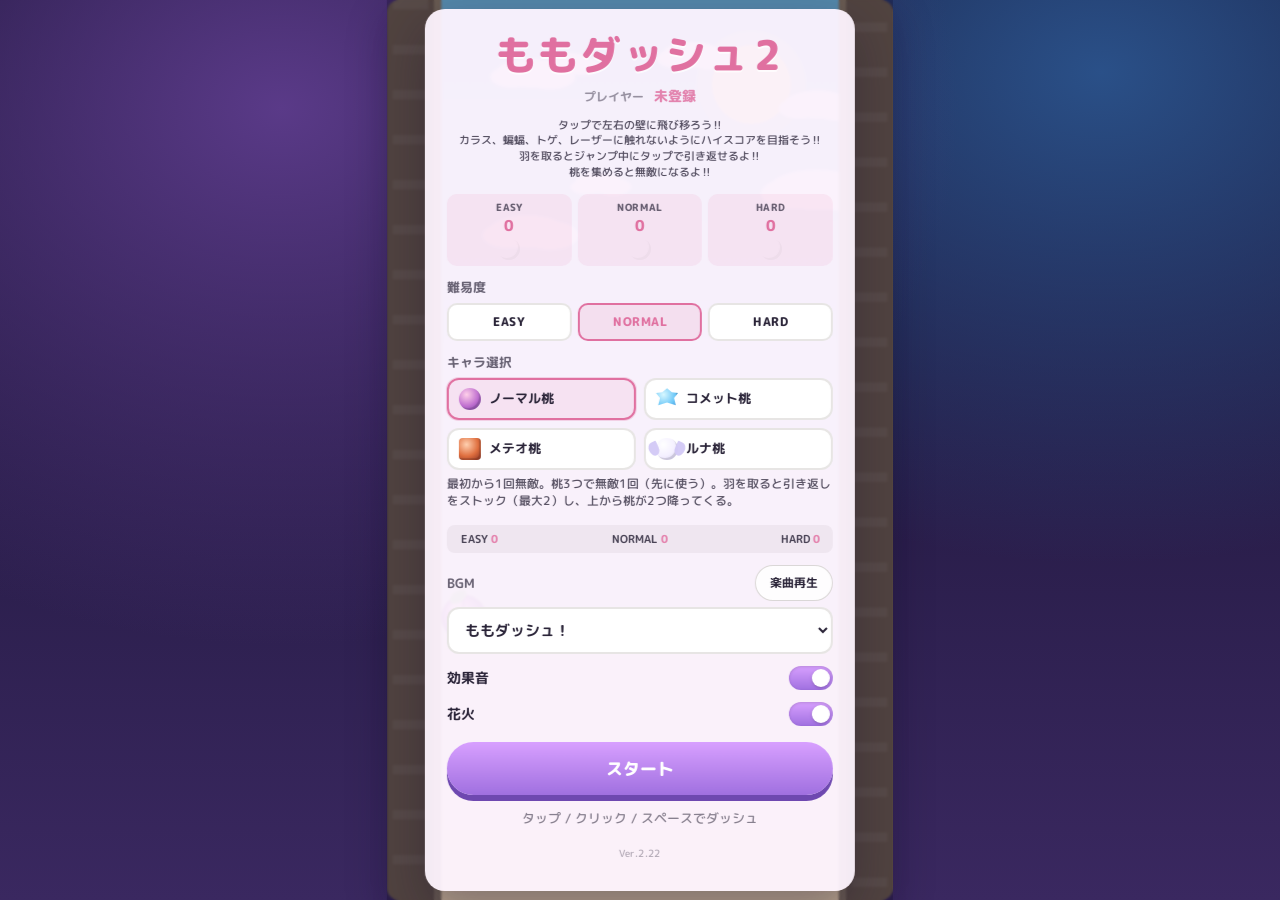
<file: index.html>
<!DOCTYPE html>
<html lang="ja">
<head>
  <meta charset="UTF-8">
  <meta name="viewport" content="width=device-width, initial-scale=1.0, maximum-scale=1.0, user-scalable=no, viewport-fit=cover">
  <meta http-equiv="Cache-Control" content="no-cache, no-store, must-revalidate">
  <meta http-equiv="Pragma" content="no-cache">
  <meta http-equiv="Expires" content="0">
  <meta name="apple-mobile-web-app-capable" content="yes">
  <meta name="mobile-web-app-capable" content="yes">
  <title>ももダッシュ2</title>
  <link rel="preconnect" href="https://fonts.googleapis.com">
  <link rel="preconnect" href="https://fonts.gstatic.com" crossorigin>
  <link href="https://fonts.googleapis.com/css2?family=M+PLUS+Rounded+1c:wght@500;700;800&display=swap" rel="stylesheet">
  <link rel="stylesheet" href="style.css?v=2.22">
</head>
<body>
  <div id="app">
    <canvas id="game-canvas" width="540" height="960" aria-label="ももダッシュ2"></canvas>

    <div id="hud" class="hidden">
      <div class="hud-score">
        <span class="hud-label">スコア</span>
        <span id="score-value">0</span>
      </div>
      <div id="combo-hud" class="combo-hud hidden">
        <span class="combo-label">COMBO</span>
        <span id="combo-value">0</span>
        <span id="combo-mult">×1</span>
      </div>
      <div id="status-hud" class="status-hud hidden">
        <span class="status-icon" aria-hidden="true"></span>
        <span class="status-label">ダッシュ</span>
      </div>
      <div class="hud-right">
        <div class="hud-moon">
          <span class="hud-label">ムーン</span>
          <div class="moon-bar"><div id="moon-fill"></div></div>
        </div>
        <div class="hud-speed">
          <span class="hud-label">スピード</span>
          <span id="speed-value">100%</span>
        </div>
        <div class="hud-best">
          <span class="hud-label">ベスト</span>
          <span id="best-value">0</span>
          <span id="best-at" class="score-at"></span>
        </div>
      </div>
    </div>

    <div id="title-screen" class="overlay">
      <div class="panel title-panel">
        <p class="brand">ももダッシュ<span id="brand-two" class="brand-two">2</span></p>
        <div class="user-row" id="user-row">
          <p class="user-name-line">
            <span class="user-name-label">プレイヤー</span>
            <span id="title-user-name">未登録</span>
          </p>
          <button id="btn-delete-user" class="btn-delete-user hidden" type="button">ユーザー名削除</button>
        </div>
        <p class="tagline">
          タップで左右の壁に飛び移ろう‼<br>
          カラス、蝙蝠、トゲ、レーザーに触れないようにハイスコアを目指そう‼<br>
          羽を取るとジャンプ中にタップで引き返せるよ‼<br>
          桃を集めると無敵になるよ‼
        </p>
        <div class="mode-records" id="mode-records">
          <div class="mode-record">
            <span class="mode-record-label">EASY</span>
            <span class="mode-record-score" id="record-easy-score">0</span>
            <span class="score-at" id="record-easy-at"></span>
            <span class="record-char char-swatch" id="record-easy-char" aria-hidden="true"></span>
          </div>
          <div class="mode-record">
            <span class="mode-record-label">NORMAL</span>
            <span class="mode-record-score" id="record-normal-score">0</span>
            <span class="score-at" id="record-normal-at"></span>
            <span class="record-char char-swatch" id="record-normal-char" aria-hidden="true"></span>
          </div>
          <div class="mode-record">
            <span class="mode-record-label">HARD</span>
            <span class="mode-record-score" id="record-hard-score">0</span>
            <span class="score-at" id="record-hard-at"></span>
            <span class="record-char char-swatch" id="record-hard-char" aria-hidden="true"></span>
          </div>
        </div>
        <div class="mode-select">
          <span class="sound-field-label">難易度</span>
          <div class="mode-grid" role="listbox" aria-label="難易度選択">
            <button type="button" class="mode-btn" data-mode="easy" aria-pressed="false">EASY</button>
            <button type="button" class="mode-btn" data-mode="normal" aria-pressed="true">NORMAL</button>
            <button type="button" class="mode-btn" data-mode="hard" aria-pressed="false">HARD</button>
          </div>
        </div>
        <div class="char-select">
          <span class="sound-field-label">キャラ選択</span>
          <div class="char-grid" role="listbox" aria-label="キャラクター選択">
            <button type="button" class="char-btn" data-char="night" aria-pressed="true">
              <span class="char-swatch char-swatch-night" aria-hidden="true"></span>
              <span class="char-name">ノーマル桃</span>
            </button>
            <button type="button" class="char-btn" data-char="comet" aria-pressed="false">
              <span class="char-swatch char-swatch-comet" aria-hidden="true"></span>
              <span class="char-name">コメット桃</span>
            </button>
            <button type="button" class="char-btn" data-char="meteor" aria-pressed="false">
              <span class="char-swatch char-swatch-meteor" aria-hidden="true"></span>
              <span class="char-name">メテオ桃</span>
            </button>
            <button type="button" class="char-btn" data-char="luna" aria-pressed="false">
              <span class="char-swatch char-swatch-luna" aria-hidden="true"></span>
              <span class="char-name">ルナ桃</span>
            </button>
            <button type="button" class="char-btn hidden" data-char="star" id="char-btn-star" aria-pressed="false">
              <span class="char-swatch char-swatch-star" aria-hidden="true"></span>
              <span class="char-name">スター桃</span>
            </button>
          </div>
          <p id="char-desc" class="char-desc"></p>
          <div id="char-records" class="char-records">
            <span class="char-record">
              <span>EASY <b id="char-best-easy">0</b></span>
              <small class="score-at" id="char-best-easy-at"></small>
            </span>
            <span class="char-record">
              <span>NORMAL <b id="char-best-normal">0</b></span>
              <small class="score-at" id="char-best-normal-at"></small>
            </span>
            <span class="char-record">
              <span>HARD <b id="char-best-hard">0</b></span>
              <small class="score-at" id="char-best-hard-at"></small>
            </span>
          </div>
        </div>
        <div class="sound-settings">
          <div class="bgm-select-wrap">
            <div class="bgm-label-row">
              <span class="sound-field-label">BGM</span>
              <button id="btn-bgm-preview" class="btn-bgm-preview" type="button">楽曲再生</button>
            </div>
            <select id="bgm-mode" class="bgm-select" aria-label="BGM選択">
              <option value="0">ももダッシュ！</option>
              <option value="1">PEACH FUNKY RUN</option>
              <option value="2">PEACH OVERDRIVE</option>
              <option value="3">もももも☆ぱにっく！！</option>
              <option value="sequence">4曲連続</option>
              <option value="random">ランダム（1曲ループ）</option>
              <option value="off">BGMなし</option>
            </select>
          </div>
          <label class="sound-toggle">
            <span class="sound-toggle-label">効果音</span>
            <input id="toggle-sfx" type="checkbox" checked>
            <span class="switch" aria-hidden="true"></span>
          </label>
          <label class="sound-toggle">
            <span class="sound-toggle-label">花火</span>
            <input id="toggle-fireworks" type="checkbox" checked>
            <span class="switch" aria-hidden="true"></span>
          </label>
        </div>
        <button id="btn-start" class="btn primary" type="button">スタート</button>
        <p class="hint">タップ / クリック / スペースでダッシュ</p>
        <p class="version" id="app-version">Ver.2.22</p>
      </div>
    </div>

    <div id="name-register-screen" class="overlay hidden">
      <div class="panel name-register-panel">
        <p class="result-title">ユーザー名登録</p>
        <p class="name-register-desc">ゲームで使う名前を入力してね</p>
        <input id="input-user-name" class="name-input" type="text" maxlength="12" placeholder="なまえ" autocomplete="nickname" enterkeyhint="done">
        <p id="name-register-error" class="name-register-error hidden">名前を入力してください</p>
        <button id="btn-name-ok" class="btn primary" type="button">決定してはじめる</button>
        <button id="btn-name-cancel" class="btn secondary" type="button">もどる</button>
      </div>
    </div>

    <button id="btn-debug-title" class="debug-exit-btn hidden" type="button">タイトルへ</button>
    <div id="debug-badge" class="debug-badge hidden">DEBUG</div>

    <div id="gameover-screen" class="overlay hidden">
      <div class="panel gameover-panel">
        <p class="result-title">ゲームオーバー</p>
        <p class="result-score"><span id="final-score-label">スコア</span> <span id="final-score">0</span></p>
        <p id="max-combo" class="max-combo">最大コンボ <span id="final-combo">0</span></p>
        <p id="new-best" class="new-best hidden">ベスト更新！</p>
        <div class="gameover-actions">
          <button id="btn-retry" class="btn primary" type="button">もういちど</button>
          <button id="btn-title" class="btn secondary" type="button">タイトルへ</button>
        </div>
      </div>
    </div>
  </div>

  <script src="game.js?v=2.22"></script>
</body>
</html>
</file>
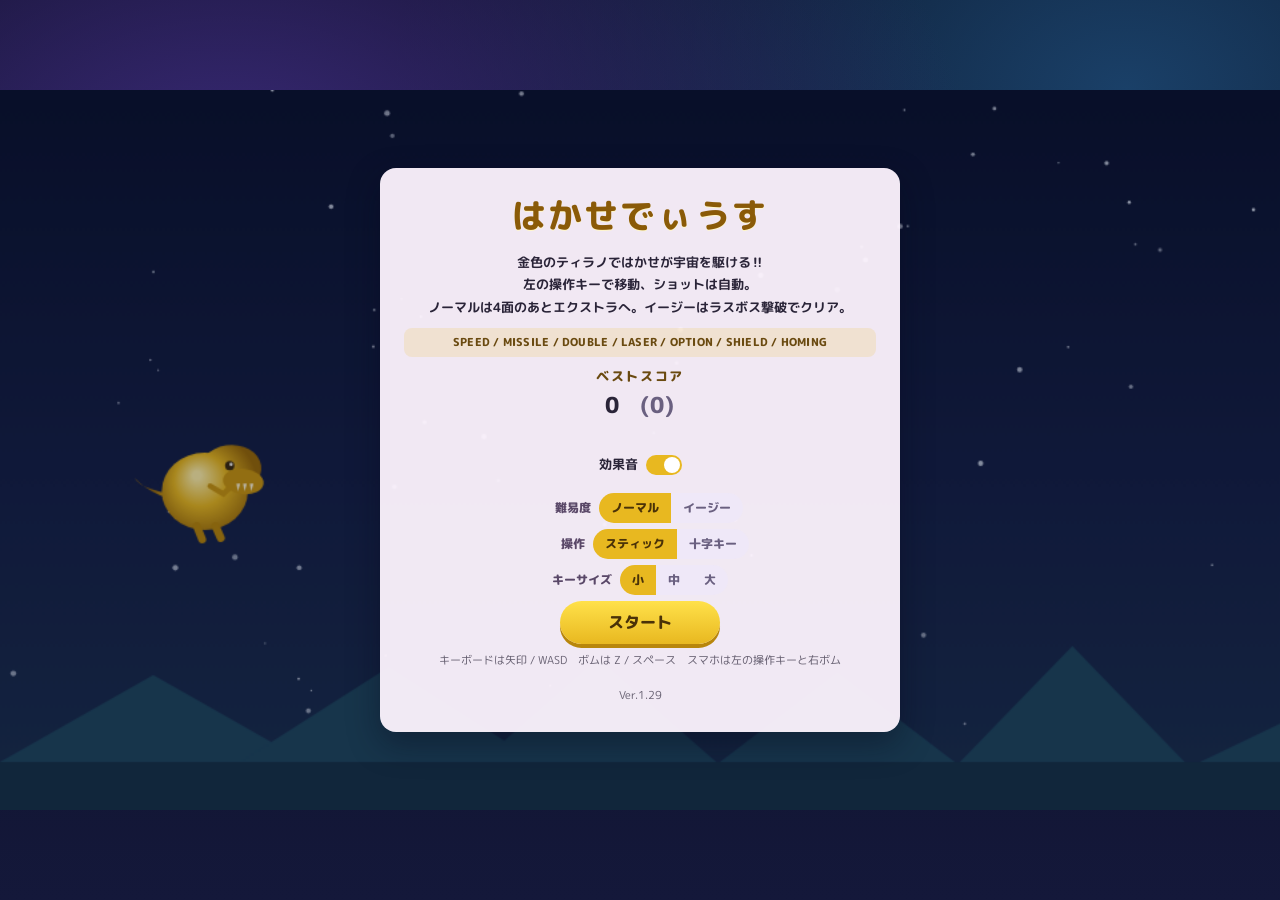
<file: はかせでぃうす/index.html>
<!DOCTYPE html>
<html lang="ja">
<head>
  <meta charset="UTF-8">
  <meta name="viewport" content="width=device-width, initial-scale=1.0, maximum-scale=1.0, user-scalable=no, viewport-fit=cover">
  <meta name="apple-mobile-web-app-capable" content="yes">
  <meta name="mobile-web-app-capable" content="yes">
  <title>はかせでぃうす</title>
  <link rel="preconnect" href="https://fonts.googleapis.com">
  <link rel="preconnect" href="https://fonts.gstatic.com" crossorigin>
  <link href="https://fonts.googleapis.com/css2?family=M+PLUS+Rounded+1c:wght@500;700;800&display=swap" rel="stylesheet">
  <link rel="stylesheet" href="style.css?v=1.29">
</head>
<body>
  <div id="app">
    <aside id="rail-left" class="rail">
      <div class="rail-top hidden" id="lives-box">
        <div class="hud-lives" id="lives-row"></div>
        <div id="hud">
          <div class="hud-score">
            <span class="hud-label">スコア</span>
            <span id="score-value">0</span>
          </div>
          <div class="hud-best">
            <span class="hud-label">ベスト</span>
            <span id="best-value">0</span>
          </div>
          <div class="hud-stage">
            <span class="hud-label">エリア</span>
            <span id="stage-value">1面</span>
          </div>
          <div id="power-bar" class="power-bar" aria-label="装備">
            <div class="power-slot" data-p="speed">SPEED</div>
            <div class="power-slot" data-p="missile">MISSILE</div>
            <div class="power-slot" data-p="double">DOUBLE</div>
            <div class="power-slot" data-p="laser">LASER</div>
            <div class="power-slot" data-p="option">OPTION</div>
            <div class="power-slot" data-p="shield">SHIELD</div>
            <div class="power-slot" data-p="homing">HOMING</div>
          </div>
        </div>
      </div>
      <div id="stick-layer" class="hidden" aria-hidden="true">
        <div id="stick-base">
          <div id="stick-cross" aria-hidden="true"></div>
          <div id="stick-knob"></div>
        </div>
        <div id="dpad" class="hidden" aria-label="十字キー">
          <span class="dpad-btn" data-dir="up"></span>
          <span class="dpad-btn" data-dir="down"></span>
          <span class="dpad-btn" data-dir="left"></span>
          <span class="dpad-btn" data-dir="right"></span>
          <span class="dpad-nub"></span>
        </div>
      </div>
    </aside>

    <div id="stage">
      <canvas id="game-canvas" width="960" height="540" aria-label="はかせでぃうす"></canvas>

      <div id="title-screen" class="overlay">
        <div class="panel title-panel">
          <p class="brand">はかせで<span id="brand-i" class="brand-i">ぃ</span>うす</p>
          <p class="tagline">
            金色のティラノではかせが宇宙を駆ける‼<br>
            左の操作キーで移動、ショットは自動。<br>
            ノーマルは4面のあとエクストラへ。イージーはラスボス撃破でクリア。
          </p>
          <div class="howto">
            <p>SPEED / MISSILE / DOUBLE / LASER / OPTION / SHIELD / HOMING</p>
          </div>
          <div class="best-block">
            <p class="best-label">ベストスコア</p>
            <p class="best-scores">
              <span id="title-best">0</span>
              <span class="best-cheat">(<span id="title-best-cheat">0</span>)</span>
            </p>
            <p class="best-ats">
              <span class="score-at" id="title-best-at"></span>
              <span class="score-at" id="title-best-cheat-at"></span>
            </p>
          </div>
          <label class="sound-toggle">
            <span class="sound-toggle-label">効果音</span>
            <input id="toggle-sfx" type="checkbox" checked>
            <span class="switch" aria-hidden="true"></span>
          </label>
          <div class="opt-row">
            <p class="opt-label">難易度</p>
            <div class="seg" id="opt-easy">
              <button type="button" data-easy="0">ノーマル</button>
              <button type="button" data-easy="1">イージー</button>
            </div>
          </div>
          <div class="opt-row">
            <p class="opt-label">操作</p>
            <div class="seg" id="opt-pad-mode">
              <button type="button" data-mode="stick">スティック</button>
              <button type="button" data-mode="dpad">十字キー</button>
            </div>
          </div>
          <div class="opt-row">
            <p class="opt-label">キーサイズ</p>
            <div class="seg" id="opt-pad-size">
              <button type="button" data-size="s">小</button>
              <button type="button" data-size="m">中</button>
              <button type="button" data-size="l">大</button>
            </div>
          </div>
          <button id="btn-start" class="btn primary" type="button">スタート</button>
          <p class="hint">キーボードは矢印 / WASD　ボムは Z / スペース　スマホは左の操作キーと右ボム</p>
          <p class="version" id="app-version">Ver.1.29</p>
        </div>
      </div>

      <div id="gameover-screen" class="overlay hidden">
        <div class="panel result-panel">
          <p class="result-title" id="result-title">ゲームオーバー</p>
          <p class="result-score">スコア <span id="final-score">0</span></p>
          <p id="new-best" class="new-best hidden">ベスト更新！</p>
          <div class="result-actions">
            <button id="btn-retry" class="btn primary" type="button">もういちど</button>
            <button id="btn-title" class="btn secondary" type="button">タイトルへ</button>
          </div>
        </div>
      </div>

      <div id="pause-screen" class="overlay hidden">
        <div class="panel pause-panel">
          <p class="result-title">一時停止</p>
          <p id="cheat-flash" class="cheat-flash hidden">MAX POWER</p>
          <div class="result-actions">
            <button id="btn-resume" class="btn primary" type="button">再開</button>
            <button id="btn-pause-title" class="btn secondary" type="button">タイトルへ</button>
          </div>
        </div>
      </div>

      <button id="btn-debug-title" class="debug-exit-btn hidden" type="button">タイトルへ</button>
      <div id="debug-badge" class="debug-badge hidden">DEBUG</div>
    </div>

    <aside id="rail-right" class="rail">
      <button id="btn-pause" class="pause-btn hidden" type="button" aria-label="一時停止">II</button>
      <button id="btn-bomb" class="bomb-btn hidden" type="button" aria-label="ボム">
        <span class="bomb-label">BOMB</span>
        <span id="bomb-count">1</span>
      </button>
    </aside>
  </div>

  <div id="rotate-hint">
    <p>画面を横にして遊んでね</p>
  </div>

  <script src="game.js?v=1.29"></script>
</body>
</html>
</file>
<file: style.css>
:root {
  --sky-top: #1a1640;
  --sky-mid: #2a2460;
  --sky-bottom: #4a3878;
  --grass: #3d6a4a;
  --dirt: #5a3e32;
  --peach: #ff8fab;
  --peach-deep: #e070a0;
  --moon: #ffe08a;
  --leaf: #7dce7a;
  --ink: #2a2438;
  --panel: rgba(255, 246, 255, 0.94);
  --shadow: rgba(18, 12, 40, 0.28);
}

* {
  box-sizing: border-box;
  margin: 0;
  padding: 0;
  -webkit-tap-highlight-color: transparent;
  -webkit-touch-callout: none;
  -webkit-user-select: none;
  user-select: none;
}

html,
body {
  width: 100%;
  height: 100%;
  overflow: hidden;
  overscroll-behavior: none;
  touch-action: none;
  background: #120c28;
  font-family: "M PLUS Rounded 1c", sans-serif;
  color: var(--ink);
  -webkit-touch-callout: none;
  -webkit-user-select: none;
  user-select: none;
}

input,
textarea {
  -webkit-user-select: text;
  user-select: text;
  -webkit-touch-callout: default;
  touch-action: manipulation;
}

#app {
  position: relative;
  width: 100%;
  height: 100%;
  display: flex;
  align-items: center;
  justify-content: center;
  background:
    radial-gradient(ellipse at 22% 12%, #5a3a88 0%, transparent 48%),
    radial-gradient(ellipse at 86% 8%, #2a5088 0%, transparent 42%),
    linear-gradient(180deg, #14102e 0%, #3a2860 100%);
  touch-action: none;
}

#game-canvas {
  display: block;
  width: min(100vw, calc(100dvh * 9 / 16));
  height: min(100dvh, calc(100vw * 16 / 9));
  max-width: 540px;
  max-height: 960px;
  border-radius: 12px;
  box-shadow: 0 16px 40px var(--shadow);
  background: var(--sky-mid);
  touch-action: none;
}

#hud {
  position: absolute;
  top: 50%;
  left: 50%;
  transform: translate(-50%, -50%);
  width: min(100vw, calc(100dvh * 9 / 16), 540px);
  height: min(100dvh, calc(100vw * 16 / 9), 960px);
  display: flex;
  justify-content: space-between;
  align-items: flex-start;
  padding: 8px 12px;
  pointer-events: none;
  z-index: 2;
  -webkit-user-select: none;
  user-select: none;
  -webkit-touch-callout: none;
}

.hud-score,
.hud-best,
.hud-speed,
.hud-moon {
  display: flex;
  flex-direction: column;
  gap: 2px;
  padding: 8px 14px;
  background: var(--panel);
  border-radius: 10px;
  box-shadow: 0 4px 12px var(--shadow);
  min-width: 72px;
}

.hud-right {
  display: flex;
  flex-direction: column;
  align-items: flex-end;
  gap: 6px;
}

.hud-best,
.hud-speed,
.hud-moon {
  text-align: right;
  align-items: flex-end;
}

.hud-speed {
  background: rgba(236, 220, 255, 0.95);
  border: 1px solid rgba(224, 112, 160, 0.35);
}

.hud-moon {
  min-width: 108px;
  background: rgba(255, 248, 220, 0.95);
}

.moon-bar {
  width: 88px;
  height: 8px;
  border-radius: 999px;
  background: rgba(58, 42, 34, 0.12);
  overflow: hidden;
}

#moon-fill {
  height: 100%;
  width: 0%;
  border-radius: inherit;
  background: linear-gradient(90deg, #ffe08a, #ffb347);
  box-shadow: 0 0 8px rgba(255, 210, 80, 0.7);
}

.combo-hud,
.status-hud {
  display: flex;
  align-items: center;
  gap: 8px;
  padding: 8px 12px;
  background: rgba(255, 248, 220, 0.95);
  border-radius: 10px;
  box-shadow: 0 4px 12px var(--shadow);
  color: #9a6a00;
  font-weight: 800;
  font-size: 13px;
}

.combo-hud {
  background: rgba(255, 230, 245, 0.96);
  color: #c45c8a;
}

#combo-value {
  font-size: 20px;
  line-height: 1;
}

#combo-mult {
  font-size: 12px;
  opacity: 0.8;
}

.status-icon {
  width: 14px;
  height: 22px;
  border-radius: 50% 50% 40% 40%;
  background: linear-gradient(160deg, #fff8d0 0%, #ffd24a 55%, #d4920a 100%);
  box-shadow: inset -2px -2px 0 rgba(154, 106, 0, 0.25);
  transform: rotate(-20deg);
}

.hud-label {
  font-size: 11px;
  font-weight: 700;
  letter-spacing: 0.06em;
  opacity: 0.65;
}

#score-value,
#best-value,
#speed-value {
  font-size: 22px;
  font-weight: 800;
  line-height: 1.1;
}

#speed-value {
  font-size: 16px;
}

.overlay {
  position: absolute;
  top: 50%;
  left: 50%;
  transform: translate(-50%, -50%);
  width: min(100vw, calc(100dvh * 9 / 16), 540px);
  height: min(100dvh, calc(100vw * 16 / 9), 960px);
  display: flex;
  align-items: center;
  justify-content: center;
  z-index: 3;
  background: rgba(18, 12, 40, 0.28);
  backdrop-filter: blur(1px);
}

#title-screen {
  pointer-events: none;
}

#title-screen .panel {
  pointer-events: auto;
}

.debug-exit-btn {
  position: absolute;
  top: max(72px, calc(env(safe-area-inset-top) + 64px));
  left: max(12px, env(safe-area-inset-left));
  z-index: 5;
  padding: 10px 14px;
  border: none;
  border-radius: 10px;
  font-family: inherit;
  font-size: 0.9rem;
  font-weight: 800;
  color: var(--ink);
  background: rgba(255, 246, 255, 0.95);
  box-shadow: 0 4px 12px var(--shadow);
  cursor: pointer;
  -webkit-user-select: none;
  user-select: none;
  -webkit-touch-callout: none;
  touch-action: manipulation;
}

.debug-exit-btn:active {
  transform: scale(0.97);
}

.debug-badge {
  position: absolute;
  top: max(72px, calc(env(safe-area-inset-top) + 64px));
  left: 50%;
  transform: translateX(-50%);
  z-index: 5;
  padding: 4px 10px;
  border-radius: 999px;
  font-size: 11px;
  font-weight: 800;
  letter-spacing: 0.08em;
  color: #fff;
  background: rgba(140, 70, 200, 0.85);
  pointer-events: none;
}

.panel {
  width: min(92vw, 430px);
  padding: 24px 22px 20px;
  text-align: center;
  background: var(--panel);
  border-radius: 20px;
  box-shadow: 0 20px 50px rgba(18, 12, 40, 0.35);
}

.brand {
  font-size: clamp(1.85rem, 7.4vw, 2.55rem);
  font-weight: 800;
  letter-spacing: 0.04em;
  color: var(--peach-deep);
  text-shadow: 0 2px 0 rgba(255, 255, 255, 0.7);
  line-height: 1.1;
  margin-bottom: 10px;
}

.brand-two {
  display: inline-block;
  padding: 0 0.12em;
  margin: 0 -0.04em;
  cursor: pointer;
  user-select: none;
  -webkit-user-select: none;
  touch-action: manipulation;
  transform-origin: center;
}

.brand-two:active {
  transform: scale(1.14);
}

.brand-two.brand-two-pop {
  animation: brand-two-pop 0.18s ease-out;
}

@keyframes brand-two-pop {
  0% { transform: scale(1); }
  40% { transform: scale(1.18); }
  100% { transform: scale(1); }
}

.user-row {
  display: flex;
  flex-wrap: wrap;
  align-items: center;
  justify-content: center;
  gap: 8px 12px;
  margin: -2px 0 12px;
}

.user-name-line {
  font-size: 0.85rem;
  font-weight: 700;
  opacity: 0.85;
}

.user-name-label {
  opacity: 0.55;
  margin-right: 6px;
  font-size: 0.72rem;
}

#title-user-name {
  color: var(--peach-deep);
  font-weight: 800;
}

.btn-delete-user {
  padding: 4px 10px;
  border: 1px solid rgba(58, 42, 34, 0.18);
  border-radius: 999px;
  background: rgba(255, 255, 255, 0.75);
  color: var(--ink);
  font-family: inherit;
  font-size: 0.68rem;
  font-weight: 700;
  cursor: pointer;
  opacity: 0.8;
}

.btn-delete-user:active {
  transform: scale(0.97);
}

.tagline {
  font-size: clamp(0.55rem, 1.5vh, 0.7rem);
  font-weight: 500;
  line-height: 1.4;
  opacity: 0.8;
  margin-bottom: 14px;
}

.mode-records {
  display: grid;
  grid-template-columns: repeat(3, 1fr);
  gap: 6px;
  margin-bottom: 12px;
}

.mode-record {
  display: flex;
  flex-direction: column;
  align-items: center;
  gap: 3px;
  padding: 6px 4px;
  background: rgba(224, 112, 160, 0.1);
  border-radius: 10px;
}

.mode-record-label {
  font-size: 0.65rem;
  font-weight: 800;
  letter-spacing: 0.04em;
  opacity: 0.7;
}

.mode-record-score {
  font-size: 0.95rem;
  font-weight: 800;
  color: var(--peach-deep);
  line-height: 1.1;
}

.record-char {
  width: 18px;
  height: 18px;
  opacity: 0.25;
}

.record-char.has-record {
  opacity: 1;
}

.mode-select,
.char-select {
  display: flex;
  flex-direction: column;
  align-items: stretch;
  gap: 6px;
  margin-bottom: 12px;
  text-align: left;
}

.mode-grid {
  display: grid;
  grid-template-columns: repeat(3, 1fr);
  gap: 6px;
}

.mode-btn {
  padding: 8px 6px;
  border: 2px solid rgba(58, 42, 34, 0.12);
  border-radius: 10px;
  background: #fff;
  color: var(--ink);
  font-family: inherit;
  font-size: 0.78rem;
  font-weight: 800;
  letter-spacing: 0.04em;
  cursor: pointer;
}

.mode-btn[aria-pressed="true"] {
  border-color: var(--peach-deep);
  background: rgba(224, 112, 160, 0.14);
  color: var(--peach-deep);
}

.char-grid {
  display: grid;
  grid-template-columns: 1fr 1fr;
  gap: 8px;
}

.char-btn {
  display: flex;
  align-items: center;
  gap: 8px;
  padding: 8px 10px;
  border: 2px solid rgba(58, 42, 34, 0.12);
  border-radius: 12px;
  background: #fff;
  color: var(--ink);
  font-family: inherit;
  font-size: 0.82rem;
  font-weight: 700;
  cursor: pointer;
  text-align: left;
}

.char-btn[aria-pressed="true"] {
  border-color: var(--peach-deep);
  background: rgba(224, 112, 160, 0.12);
  box-shadow: 0 0 0 1px rgba(224, 112, 160, 0.25);
}

.char-btn[data-char="star"] {
  grid-column: 1 / -1;
  justify-content: center;
}

.char-swatch {
  flex: 0 0 auto;
  width: 22px;
  height: 22px;
  border-radius: 50%;
  position: relative;
  box-shadow: inset -2px -2px 0 rgba(0, 0, 0, 0.12);
}

.char-swatch-night {
  background: radial-gradient(circle at 35% 30%, #ffd0ea, #c070d0 55%, #6a3a98);
}

.char-swatch-comet {
  background: radial-gradient(circle at 35% 30%, #d8f8ff, #6ec8f8 55%, #2a78c8);
  clip-path: polygon(50% 0%, 72% 18%, 100% 22%, 82% 45%, 90% 78%, 50% 65%, 10% 78%, 18% 45%, 0% 22%, 28% 18%);
  border-radius: 0;
}

.char-swatch-meteor {
  background: radial-gradient(circle at 35% 30%, #ffd0b0, #e07040 55%, #8a3020);
  border-radius: 4px;
}

.char-swatch-luna {
  background: radial-gradient(circle at 35% 30%, #ffffff, #f4f0ff 55%, #d0c8f0);
}

.char-swatch-luna::before,
.char-swatch-luna::after {
  content: "";
  position: absolute;
  top: 4px;
  width: 10px;
  height: 14px;
  background: rgba(210, 200, 245, 0.95);
  border-radius: 50% 10% 50% 50%;
}

.char-swatch-luna::before {
  left: -7px;
  transform: rotate(-25deg);
}

.char-swatch-luna::after {
  right: -7px;
  transform: scaleX(-1) rotate(-25deg);
}

.char-swatch-star {
  background: conic-gradient(from 0deg, #ffd24a, #ff8fab, #7ec8ff, #c49cff, #ffd24a);
  box-shadow: 0 0 0 2px rgba(255, 240, 180, 0.55), 0 0 8px rgba(255, 160, 220, 0.65);
}

.char-swatch-yuzu {
  background: radial-gradient(circle at 35% 30%, #ffffff, #f4f0e8 55%, #d8d0c8);
  box-shadow: inset -2px -2px 0 rgba(0, 0, 0, 0.08), 0 0 0 1px rgba(210, 200, 190, 0.9);
}

.char-swatch-yuzu::before,
.char-swatch-yuzu::after {
  content: "";
  position: absolute;
  top: -5px;
  width: 0;
  height: 0;
  border-left: 5px solid transparent;
  border-right: 5px solid transparent;
  border-bottom: 8px solid #f4f0e8;
}

.char-swatch-yuzu::before {
  left: 1px;
}

.char-swatch-yuzu::after {
  right: 1px;
}

.char-swatch-hakase {
  background: radial-gradient(circle at 35% 30%, #ffe9a0, #e8c040 55%, #b8860b);
  border-radius: 8px 12px 5px 8px;
  box-shadow: inset -2px -2px 0 rgba(120, 80, 10, 0.25), 0 0 6px rgba(232, 192, 64, 0.45);
}

.char-swatch-hama {
  background: radial-gradient(circle at 35% 30%, #6a6a72, #2a2a30 55%, #121216);
  box-shadow: inset -2px -2px 0 rgba(0, 0, 0, 0.35), 0 0 0 2px #c45c20;
}

.char-name {
  line-height: 1.2;
}

.char-desc {
  font-size: 0.72rem;
  font-weight: 500;
  line-height: 1.45;
  opacity: 0.78;
  min-height: 3.2em;
}

.char-records {
  display: flex;
  flex-wrap: wrap;
  justify-content: space-between;
  gap: 4px 8px;
  margin-top: 6px;
  padding: 6px 8px;
  background: rgba(58, 42, 34, 0.06);
  border-radius: 8px;
  font-size: 0.68rem;
  font-weight: 700;
  opacity: 0.85;
}

.char-records b {
  color: var(--peach-deep);
  font-weight: 800;
}

.score-at {
  font-size: 0.55rem;
  font-weight: 500;
  letter-spacing: 0;
  line-height: 1.2;
  opacity: 0.5;
}

.score-at:empty {
  display: none;
}

.char-record {
  display: flex;
  flex-direction: column;
  align-items: center;
  gap: 2px;
  min-width: 4.5em;
}

.sound-settings {
  display: flex;
  flex-direction: column;
  align-items: stretch;
  gap: 12px;
  margin-bottom: 16px;
}

.bgm-select-wrap {
  display: flex;
  flex-direction: column;
  align-items: stretch;
  gap: 6px;
  text-align: left;
}

.bgm-label-row {
  display: flex;
  align-items: center;
  justify-content: space-between;
  gap: 8px;
}

.sound-field-label {
  font-size: 0.8rem;
  font-weight: 700;
  opacity: 0.7;
}

.btn-bgm-preview {
  padding: 8px 14px;
  min-height: 36px;
  border: 1px solid rgba(58, 42, 34, 0.18);
  border-radius: 999px;
  background: rgba(255, 255, 255, 0.92);
  color: var(--ink);
  font-family: inherit;
  font-size: 0.78rem;
  font-weight: 700;
  cursor: pointer;
  flex-shrink: 0;
  touch-action: manipulation;
  -webkit-user-select: none;
  user-select: none;
  position: relative;
  z-index: 2;
}

.btn-bgm-preview:active {
  transform: scale(0.97);
}

.btn-bgm-preview.is-playing {
  background: #f3e6ff;
  color: #6e48b0;
  border-color: rgba(110, 72, 176, 0.28);
}

.btn-bgm-preview:disabled {
  opacity: 0.4;
  cursor: default;
  transform: none;
}

.bgm-select {
  width: 100%;
  padding: 10px 12px;
  border: 2px solid rgba(58, 42, 34, 0.12);
  border-radius: 12px;
  background: #fff;
  color: var(--ink);
  font-family: inherit;
  font-size: 0.95rem;
  font-weight: 700;
  cursor: pointer;
}

.sound-toggle {
  display: inline-flex;
  align-items: center;
  justify-content: space-between;
  gap: 8px;
  cursor: pointer;
  font-size: 0.9rem;
  font-weight: 700;
}

.sound-toggle input {
  position: absolute;
  opacity: 0;
  width: 0;
  height: 0;
}

.sound-toggle .switch {
  position: relative;
  width: 44px;
  height: 24px;
  border-radius: 999px;
  background: #cbb8ae;
  box-shadow: inset 0 1px 3px rgba(0, 0, 0, 0.15);
}

.sound-toggle .switch::after {
  content: "";
  position: absolute;
  top: 3px;
  left: 3px;
  width: 18px;
  height: 18px;
  border-radius: 50%;
  background: #fff;
  box-shadow: 0 1px 3px rgba(0, 0, 0, 0.2);
  transition: transform 0.15s ease;
}

.sound-toggle input:checked + .switch {
  background: linear-gradient(180deg, #d8a0ff 0%, #a070e0 100%);
}

.sound-toggle input:checked + .switch::after {
  transform: translateX(20px);
}

.hint {
  margin-top: 14px;
  font-size: 0.8rem;
  font-weight: 500;
  opacity: 0.55;
}

.version {
  margin-top: 8px;
  font-size: 0.65rem;
  font-weight: 500;
  letter-spacing: 0.04em;
  opacity: 0.35;
  display: inline-block;
  padding: 10px 18px;
  cursor: pointer;
  user-select: none;
  -webkit-user-select: none;
  touch-action: manipulation;
}

.version.version-pop {
  animation: version-pop 0.18s ease-out;
}

@keyframes version-pop {
  0% { transform: scale(1); }
  40% { transform: scale(1.18); }
  100% { transform: scale(1); }
}

.name-register-desc {
  font-size: 0.85rem;
  opacity: 0.75;
  margin-bottom: 14px;
}

.name-input {
  width: 100%;
  margin-bottom: 8px;
  padding: 12px 14px;
  border: 2px solid rgba(58, 42, 34, 0.12);
  border-radius: 12px;
  background: #fff;
  color: var(--ink);
  font-family: inherit;
  font-size: 1.05rem;
  font-weight: 700;
  text-align: center;
}

.name-register-error {
  color: #c45c1a;
  font-size: 0.78rem;
  font-weight: 700;
  margin-bottom: 8px;
}

.result-title {
  font-size: 1.6rem;
  font-weight: 800;
  margin-bottom: 8px;
}

.result-score {
  font-size: 1.15rem;
  font-weight: 700;
  margin-bottom: 6px;
}

#final-score {
  color: var(--peach-deep);
  font-size: 1.4rem;
}

.max-combo {
  font-size: 0.9rem;
  font-weight: 700;
  opacity: 0.75;
  margin-bottom: 8px;
}

.new-best {
  color: #c45c1a;
  font-weight: 800;
  font-size: 0.95rem;
  margin-bottom: 12px;
}

.gameover-actions {
  display: flex;
  flex-direction: column;
  gap: 10px;
  margin-top: 4px;
}

.gameover-actions .btn {
  margin-top: 0;
}

.btn {
  display: block;
  width: 100%;
  margin-top: 10px;
  padding: 14px 18px;
  border: none;
  border-radius: 999px;
  font-family: inherit;
  font-size: 1.05rem;
  font-weight: 800;
  cursor: pointer;
}

.btn:active {
  transform: scale(0.97);
}

.btn.primary {
  background: linear-gradient(180deg, #d8a0ff 0%, #a070e0 100%);
  color: #fff;
  box-shadow: 0 6px 0 #6e48b0;
}

.btn.secondary {
  background: #fff;
  color: var(--ink);
  box-shadow: 0 4px 0 rgba(58, 42, 34, 0.12);
  border: 2px solid rgba(58, 42, 34, 0.12);
}

.hidden {
  display: none !important;
}

@media (max-width: 480px) {
  #hud {
    padding: 6px 8px;
  }

  .hud-score,
  .hud-best,
  .hud-speed,
  .hud-moon {
    min-width: 64px;
    padding: 5px 8px;
  }

  #score-value,
  #best-value {
    font-size: 16px;
  }

  .status-label,
  .combo-label {
    display: none;
  }
}

@media (orientation: portrait) {
  .overlay {
    align-items: center;
    justify-content: flex-start;
    padding: max(8px, env(safe-area-inset-top)) 10px max(8px, env(safe-area-inset-bottom));
  }

  .panel {
    width: min(92vw, 430px);
    max-height: 100%;
    margin-block: auto;
    overflow-y: auto;
    padding: 14px 16px 12px;
    touch-action: pan-y;
  }

  .brand {
    font-size: clamp(1.35rem, 7vw, 2rem);
  }

  .char-desc {
    min-height: 0;
  }
}
</file>
<file: はかせでぃうす/style.css>
:root {
  --sky-top: #0a1230;
  --sky-mid: #152048;
  --gold: #e8b820;
  --gold-deep: #9a6a08;
  --ink: #2a2438;
  --panel: rgba(255, 246, 255, 0.94);
  --shadow: rgba(8, 10, 28, 0.42);
  --rail-left: max(108px, calc(76px + env(safe-area-inset-left, 0px)));
  --rail-right: max(80px, calc(64px + env(safe-area-inset-right, 0px)));
  --pad-size: 96px;
}

* {
  box-sizing: border-box;
  margin: 0;
  padding: 0;
  -webkit-tap-highlight-color: transparent;
  -webkit-touch-callout: none;
  -webkit-user-select: none;
  -webkit-user-drag: none;
  user-select: none;
}

html,
body {
  width: 100%;
  height: 100%;
  height: 100svh;
  height: 100dvh;
  overflow: hidden;
  background: #070a18;
  font-family: "M PLUS Rounded 1c", sans-serif;
  color: var(--ink);
  -webkit-touch-callout: none;
  -webkit-user-select: none;
  user-select: none;
  touch-action: none;
}

#app {
  position: relative;
  width: 100%;
  height: 100%;
  overflow: hidden;
  container-type: size;
  --rail-left: max(108px, calc(var(--pad-size) + env(safe-area-inset-left, 0px) + 12px));
  background:
    radial-gradient(ellipse at 18% 20%, #3a2a78 0%, transparent 50%),
    radial-gradient(ellipse at 88% 10%, #1a4068 0%, transparent 46%),
    linear-gradient(180deg, #070a18 0%, #14183a 100%);
  touch-action: none;
}

#stage {
  position: absolute;
  top: 50%;
  left: 50%;
  transform: translate(-50%, -50%);
  width: min(100%, calc(100dvh * 16 / 9));
  height: auto;
  aspect-ratio: 16 / 9;
  border-radius: 0;
  overflow: hidden;
}

@supports (width: 1cqi) {
  #stage {
    width: min(100cqi, calc(100cqb * 16 / 9));
  }
}

#game-canvas {
  display: block;
  width: 100%;
  height: 100%;
  background: var(--sky-mid);
  touch-action: none;
}

.rail {
  position: absolute;
  top: 0;
  bottom: 0;
  display: flex;
  flex-direction: column;
  pointer-events: none;
  z-index: 10;
}

#rail-left {
  left: 0;
  width: var(--rail-left);
  align-items: stretch;
  justify-content: space-between;
  padding: 8px 6px 10px max(6px, env(safe-area-inset-left, 0px));
  overflow: visible;
}

#app[data-pad-size="m"] {
  --pad-size: 136px;
}

#app[data-pad-size="l"] {
  --pad-size: 176px;
}

.rail-top {
  width: 100%;
  display: flex;
  flex-direction: column;
  gap: 6px;
}

#hud {
  display: flex;
  flex-direction: column;
  gap: 4px;
  width: 100%;
}

.hud-score,
.hud-best,
.hud-stage {
  display: flex;
  flex-direction: column;
  color: #fff8e8;
  text-shadow: 0 1px 4px rgba(0, 0, 0, 0.55);
}

.hud-label {
  font-size: 10px;
  letter-spacing: 0.08em;
  opacity: 0.8;
}

#score-value,
#best-value,
#stage-value {
  font-size: 16px;
  font-weight: 800;
  line-height: 1.1;
}

.hud-lives {
  display: flex;
  flex-wrap: wrap;
  gap: 4px;
  min-height: 16px;
}

.life-pip {
  width: 16px;
  height: 12px;
  border-radius: 6px 10px 6px 8px;
  background: linear-gradient(180deg, #fff0a8, #e8b820 55%, #9a6a08);
  box-shadow: 0 1px 2px rgba(0, 0, 0, 0.35);
}

.power-bar {
  display: grid;
  grid-template-columns: 1fr 1fr;
  gap: 3px;
  width: 100%;
}

.power-slot {
  width: 100%;
  padding: 3px 2px;
  border-radius: 4px;
  font-size: 8px;
  font-weight: 800;
  letter-spacing: 0.02em;
  text-align: center;
  color: rgba(255, 255, 255, 0.4);
  background: rgba(10, 16, 40, 0.55);
  border: 1px solid rgba(255, 255, 255, 0.12);
}

.power-slot.on {
  color: #1a1020;
  border-color: transparent;
}

.power-slot[data-p="speed"].on { background: #4aa3ff; }
.power-slot[data-p="missile"].on { background: #6adf6a; }
.power-slot[data-p="double"].on { background: #ffb14a; }
.power-slot[data-p="laser"].on { background: #5ef0ff; }
.power-slot[data-p="option"].on { background: #ffe14a; }
.power-slot[data-p="shield"].on { background: #ff7ab8; }
.power-slot[data-p="homing"].on { background: #c77dff; }

#stick-layer {
  width: auto;
  display: flex;
  justify-content: flex-start;
  align-items: flex-end;
  pointer-events: none;
  overflow: visible;
  -webkit-touch-callout: none;
  -webkit-user-select: none;
  user-select: none;
  touch-action: none;
}

#app.playing #rail-left {
  pointer-events: auto;
}

#app.playing #stick-layer {
  pointer-events: auto;
}

#app.playing #rail-right {
  pointer-events: none;
}

#app.playing #btn-bomb,
#app.playing #btn-pause {
  pointer-events: auto;
}

#rail-right {
  right: 0;
  width: var(--rail-right);
  align-items: center;
  justify-content: space-between;
  padding: 10px max(8px, env(safe-area-inset-right, 0px)) 12px 4px;
}

.pause-btn {
  width: min(56px, 100%);
  aspect-ratio: 1;
  border: 2px solid rgba(255, 255, 255, 0.28);
  border-radius: 12px;
  background: rgba(20, 18, 40, 0.72);
  color: #fff8e8;
  font-family: inherit;
  font-size: 16px;
  font-weight: 800;
  letter-spacing: 0.08em;
  cursor: pointer;
  pointer-events: auto;
  touch-action: none;
  box-shadow: 0 4px 10px rgba(0, 0, 0, 0.35);
}

.pause-btn:active {
  transform: scale(0.94);
}

#pause-screen {
  pointer-events: none;
  background: rgba(6, 10, 24, 0.42);
}

.pause-panel {
  width: min(72%, 320px);
  pointer-events: auto;
}

.cheat-flash {
  margin: 8px 0 4px;
  font-size: 18px;
  font-weight: 800;
  letter-spacing: 0.12em;
  color: #7a28c8;
  text-shadow: 0 0 12px rgba(199, 125, 255, 0.45);
}

.bomb-btn {
  width: min(76px, 100%);
  aspect-ratio: 1;
  border: 2px solid rgba(255, 214, 120, 0.55);
  border-radius: 50%;
  background:
    radial-gradient(circle at 35% 30%, #fff6c8, #e8b820 52%, #9a4a08);
  box-shadow: 0 6px 14px rgba(0, 0, 0, 0.4);
  color: #3a2208;
  font-family: inherit;
  font-weight: 800;
  cursor: pointer;
  display: flex;
  flex-direction: column;
  align-items: center;
  justify-content: center;
  gap: 0;
  pointer-events: auto;
  touch-action: none;
}

.bomb-btn .bomb-label {
  font-size: 10px;
  letter-spacing: 0.08em;
  line-height: 1;
}

.bomb-btn #bomb-count {
  font-size: 22px;
  line-height: 1.1;
}

.bomb-btn:active:not(:disabled) {
  transform: scale(0.94);
}

.bomb-btn.empty,
.bomb-btn:disabled {
  background: radial-gradient(circle at 35% 30%, #c8c0d0, #6a6470 60%, #3a3844);
  border-color: rgba(255, 255, 255, 0.18);
  color: rgba(255, 255, 255, 0.45);
  cursor: default;
}

#stick-base {
  position: relative;
  width: var(--pad-size);
  height: var(--pad-size);
  flex-shrink: 0;
  border-radius: 50%;
  background: rgba(255, 255, 255, 0.08);
  border: 2px solid rgba(255, 255, 255, 0.22);
  touch-action: none;
  -webkit-touch-callout: none;
}

#stick-cross {
  position: absolute;
  inset: 18%;
  background:
    linear-gradient(rgba(255, 255, 255, 0.22), rgba(255, 255, 255, 0.22)) center / 18% 100% no-repeat,
    linear-gradient(rgba(255, 255, 255, 0.22), rgba(255, 255, 255, 0.22)) center / 100% 18% no-repeat;
  border-radius: 4px;
  pointer-events: none;
}

#stick-knob {
  position: absolute;
  left: 50%;
  top: 50%;
  width: 46%;
  height: 46%;
  margin: -23% 0 0 -23%;
  border-radius: 50%;
  background: radial-gradient(circle at 35% 30%, #fff0a8, #e8b820 55%, #9a6a08);
  box-shadow: 0 4px 10px rgba(0, 0, 0, 0.35);
}

#dpad {
  position: relative;
  width: var(--pad-size);
  height: var(--pad-size);
  flex-shrink: 0;
  touch-action: none;
  -webkit-touch-callout: none;
}

.dpad-btn {
  position: absolute;
  background: rgba(255, 255, 255, 0.14);
  border: 2px solid rgba(255, 255, 255, 0.28);
  box-shadow: 0 3px 8px rgba(0, 0, 0, 0.28);
  pointer-events: none;
}

.dpad-btn[data-dir="up"],
.dpad-btn[data-dir="down"] {
  left: 32%;
  width: 36%;
  height: 38%;
}

.dpad-btn[data-dir="up"] {
  top: 0;
  border-radius: 12px 12px 6px 6px;
}

.dpad-btn[data-dir="down"] {
  bottom: 0;
  border-radius: 6px 6px 12px 12px;
}

.dpad-btn[data-dir="left"],
.dpad-btn[data-dir="right"] {
  top: 32%;
  width: 38%;
  height: 36%;
}

.dpad-btn[data-dir="left"] {
  left: 0;
  border-radius: 12px 6px 6px 12px;
}

.dpad-btn[data-dir="right"] {
  right: 0;
  border-radius: 6px 12px 12px 6px;
}

.dpad-btn.on {
  background: linear-gradient(180deg, #fff0a8, #e8b820);
  border-color: rgba(255, 214, 120, 0.8);
}

.dpad-nub {
  position: absolute;
  left: 50%;
  top: 50%;
  width: 22%;
  height: 22%;
  margin: -11% 0 0 -11%;
  border-radius: 50%;
  background: rgba(20, 18, 32, 0.55);
  border: 2px solid rgba(255, 255, 255, 0.2);
  pointer-events: none;
}

.opt-row {
  display: flex;
  align-items: center;
  justify-content: center;
  gap: 8px;
  margin: 6px 0;
}

.opt-label {
  font-size: 12px;
  font-weight: 800;
  min-width: 4.5em;
  text-align: right;
  color: #5a4868;
}

.seg {
  display: inline-flex;
  border-radius: 999px;
  overflow: hidden;
  background: #efe8f8;
}

.seg button {
  border: none;
  background: transparent;
  font-family: inherit;
  font-size: 12px;
  font-weight: 800;
  padding: 6px 12px;
  color: #6a6080;
  cursor: pointer;
}

.seg button.on {
  background: #e8b820;
  color: #4a3208;
}

.overlay {
  position: absolute;
  inset: 0;
  display: flex;
  align-items: center;
  justify-content: center;
  z-index: 5;
  background: rgba(6, 10, 24, 0.28);
}

.panel {
  width: min(92%, 520px);
  padding: 22px 24px 18px;
  border-radius: 16px;
  background: var(--panel);
  box-shadow: 0 12px 32px var(--shadow);
  text-align: center;
}

.brand {
  font-size: 34px;
  font-weight: 800;
  letter-spacing: 0.06em;
  color: #8a5a08;
  text-shadow: 0 1px 0 #fff6c8;
}

.brand-i {
  display: inline-block;
  padding: 0 0.06em;
  cursor: pointer;
  user-select: none;
  -webkit-user-select: none;
  -webkit-touch-callout: none;
  touch-action: none;
  transform-origin: center;
}

.brand-i:active {
  transform: scale(1.16);
}

.brand-i.brand-i-pop {
  animation: brand-i-pop 0.18s ease-out;
}

@keyframes brand-i-pop {
  0% { transform: scale(1); }
  40% { transform: scale(1.2); }
  100% { transform: scale(1); }
}

.debug-exit-btn {
  position: absolute;
  top: 8px;
  right: 8px;
  z-index: 8;
  padding: 8px 12px;
  border: none;
  border-radius: 10px;
  font-family: inherit;
  font-size: 13px;
  font-weight: 800;
  color: var(--ink);
  background: rgba(255, 246, 255, 0.95);
  box-shadow: 0 4px 12px var(--shadow);
  cursor: pointer;
  pointer-events: auto;
}

.debug-exit-btn:active {
  transform: scale(0.97);
}

.debug-badge {
  position: absolute;
  top: 8px;
  left: 8px;
  z-index: 8;
  padding: 4px 10px;
  border-radius: 999px;
  font-size: 11px;
  font-weight: 800;
  letter-spacing: 0.08em;
  color: #fff;
  background: rgba(140, 70, 200, 0.85);
  pointer-events: none;
}

.tagline {
  margin-top: 10px;
  font-size: 13px;
  line-height: 1.7;
  font-weight: 700;
}

.howto {
  margin: 10px 0 8px;
  padding: 6px 8px;
  border-radius: 8px;
  background: rgba(232, 184, 32, 0.16);
  font-size: 11px;
  font-weight: 800;
  letter-spacing: 0.02em;
  color: #6a4a10;
}

.best-block {
  margin: 10px 0 8px;
}

.best-label {
  font-size: 13px;
  font-weight: 800;
  letter-spacing: 0.12em;
  color: #6a4a10;
}

.best-scores {
  margin-top: 2px;
  font-size: 22px;
  font-weight: 800;
  letter-spacing: 0.04em;
  color: #2a2438;
}

.best-cheat {
  margin-left: 0.6em;
  font-weight: 800;
  color: #6a6080;
}

.best-ats {
  display: flex;
  justify-content: center;
  gap: 10px;
  margin-top: 2px;
  min-height: 1em;
}

.score-at {
  font-size: 10px;
  font-weight: 500;
  opacity: 0.55;
}

.score-at:empty {
  display: none;
}

.best-line {
  font-size: 14px;
  font-weight: 800;
  margin-bottom: 8px;
}

.hint {
  margin-top: 8px;
  font-size: 11px;
  opacity: 0.7;
}

.version {
  margin-top: 8px;
  font-size: 11px;
  opacity: 0.7;
  display: inline-block;
  padding: 10px 18px;
  cursor: pointer;
  user-select: none;
  -webkit-user-select: none;
  touch-action: manipulation;
}

.version.version-pop {
  animation: version-pop 0.18s ease-out;
}

@keyframes version-pop {
  0% { transform: scale(1); }
  40% { transform: scale(1.18); }
  100% { transform: scale(1); }
}

.sound-toggle {
  display: inline-flex;
  align-items: center;
  gap: 8px;
  margin: 8px 0 12px;
  font-size: 13px;
  font-weight: 700;
  cursor: pointer;
}

.sound-toggle input {
  position: absolute;
  opacity: 0;
  pointer-events: none;
}

.switch {
  width: 36px;
  height: 20px;
  border-radius: 999px;
  background: #c8c0d4;
  position: relative;
}

.switch::after {
  content: "";
  position: absolute;
  top: 2px;
  left: 2px;
  width: 16px;
  height: 16px;
  border-radius: 50%;
  background: #fff;
  transition: transform 0.15s ease;
}

.sound-toggle input:checked + .switch {
  background: #e8b820;
}

.sound-toggle input:checked + .switch::after {
  transform: translateX(16px);
}

.btn {
  display: inline-block;
  min-width: 160px;
  padding: 10px 18px;
  border: none;
  border-radius: 999px;
  font-family: inherit;
  font-size: 16px;
  font-weight: 800;
  cursor: pointer;
}

.btn.primary {
  background: linear-gradient(180deg, #ffe14a, #e8b820);
  color: #4a3208;
  box-shadow: 0 4px 0 #b8860b;
}

.btn.primary:active {
  transform: translateY(2px);
  box-shadow: 0 2px 0 #b8860b;
}

.btn.secondary {
  background: #efe8f8;
  color: #4a4060;
}

.result-actions {
  display: flex;
  gap: 10px;
  justify-content: center;
  margin-top: 14px;
  flex-wrap: wrap;
}

.result-title {
  font-size: 24px;
  font-weight: 800;
}

.result-score {
  margin-top: 8px;
  font-size: 20px;
  font-weight: 800;
}

.new-best {
  margin-top: 6px;
  color: #c04070;
  font-weight: 800;
}

.hidden {
  display: none !important;
}

#rotate-hint {
  display: none;
  position: fixed;
  inset: 0;
  z-index: 20;
  align-items: center;
  justify-content: center;
  background: #0a1230;
  color: #fff8e8;
  font-size: 20px;
  font-weight: 800;
  text-align: center;
}

@media (orientation: portrait) and (max-height: 900px) {
  #rotate-hint {
    display: flex;
  }
}

@media (max-height: 420px) {
  .brand {
    font-size: 26px;
  }

  .panel {
    padding: 12px 14px 10px;
  }

  .tagline,
  .howto,
  .hint {
    display: none;
  }

  .opt-label {
    font-size: 11px;
    min-width: 4em;
  }

  .seg button {
    font-size: 11px;
    padding: 5px 9px;
  }

  .opt-row {
    margin: 4px 0;
  }

  .power-slot {
    padding: 2px 2px;
    font-size: 7px;
  }

  #score-value,
  #best-value {
    font-size: 15px;
  }
}
</file>
